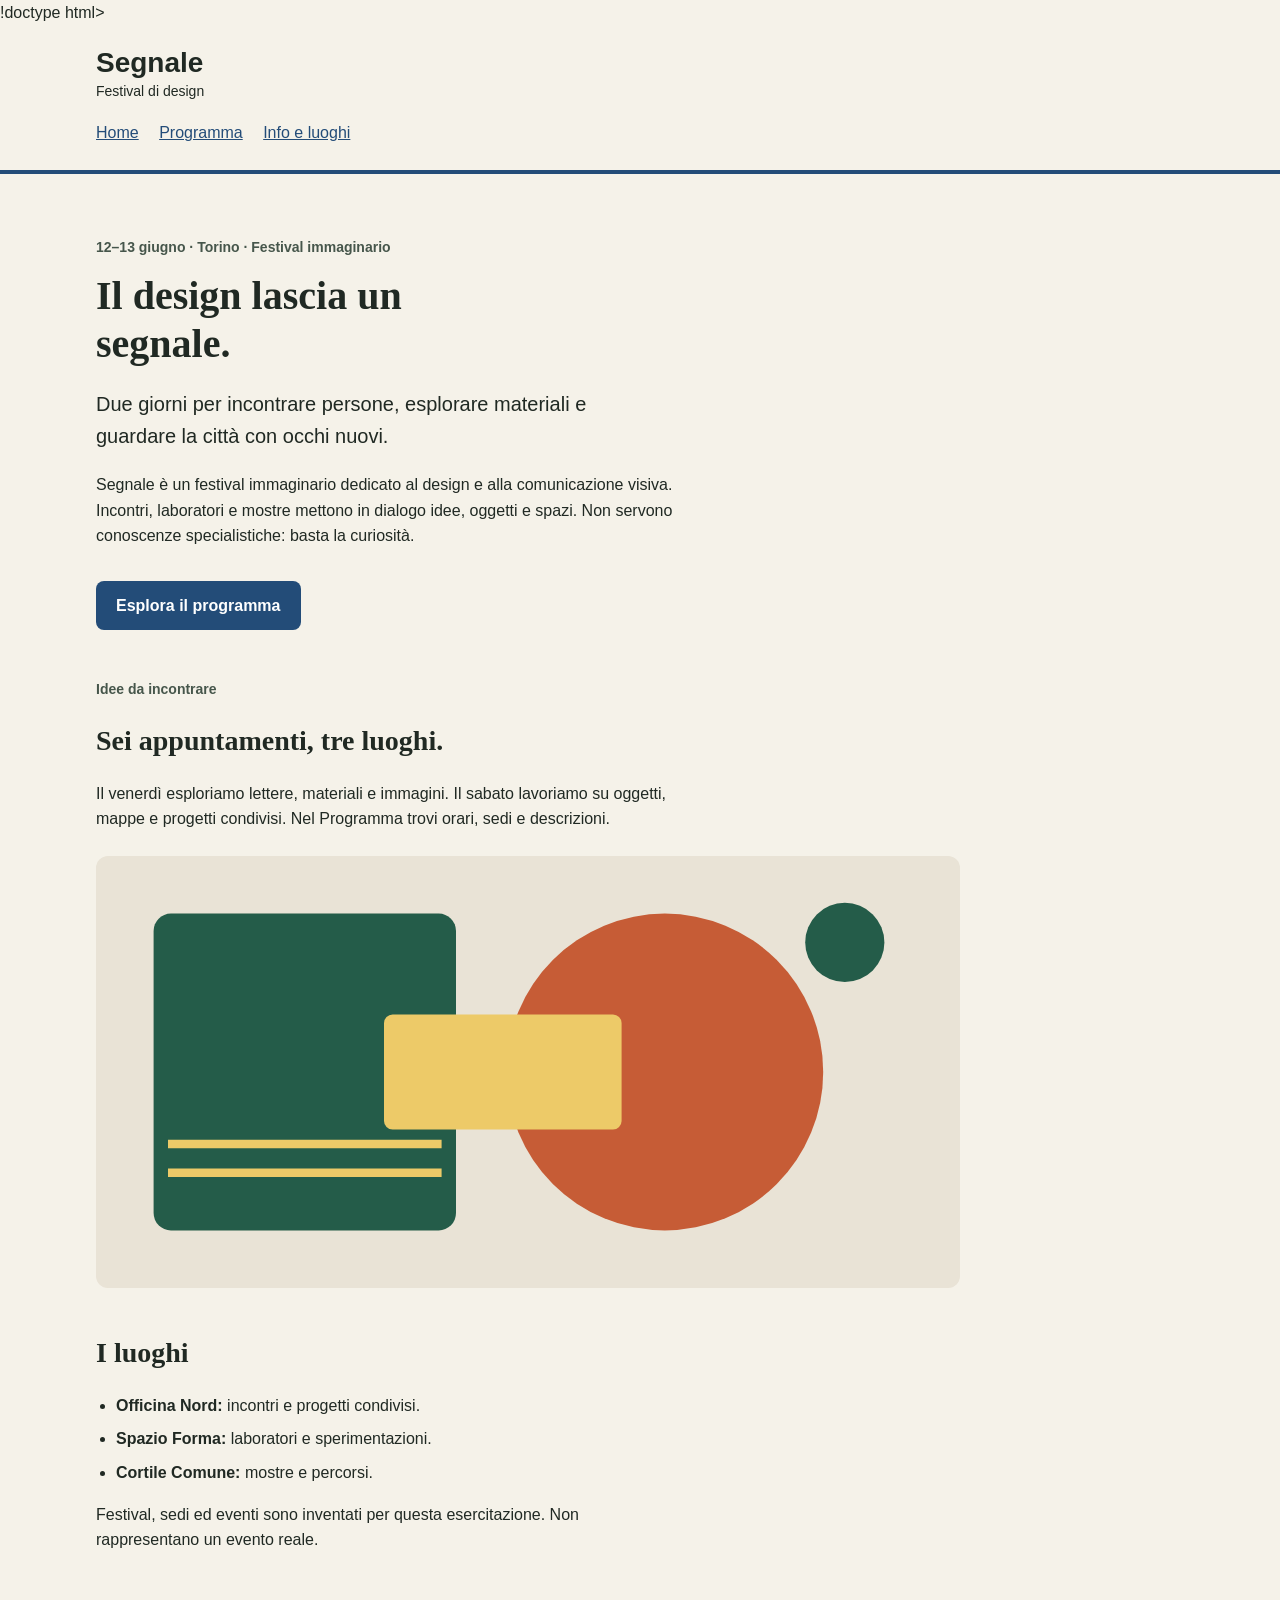
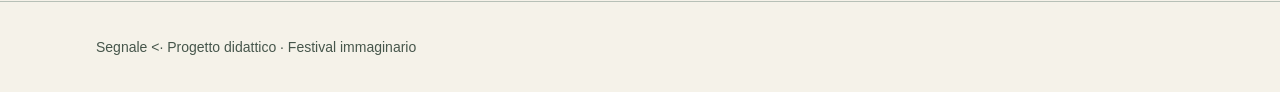
<file: index.html>
!doctype html>
<html lang="it">
<head>
  <meta charset="utf-8">
  <meta name="viewport" content="width=device-width, initial-scale=1">
  <title>Segnale — Festival di design</title>
  <link rel="stylesheet" href="style.css">
</head>
<body>
  <a class="skip-link" href="#contenuto">Vai al contenuto</a>
  <header class="site-header">
    <div class="container">
      <a class="brand" href="index.html">Segnale<span>Festival di design</span></a>
      <nav>
        <a href="index.html">Home</a>
  <a href="programma.html">Programma</a>
  <a href="info.html">Info e luoghi</a>
      </nav>
    </div>
  </header>

  <main id="contenuto" class="container">
    <section class="intro">
      <p class="eyebrow">12–13 giugno · Torino · Festival immaginario</p>
      <h1 id="titolo-home">Il design lascia un segnale.</h1>
      <p class="lead">Due giorni per incontrare persone, esplorare materiali e guardare la città con occhi nuovi.</p>
      <p class="reading-text">Segnale è un festival immaginario dedicato al design e alla comunicazione visiva. Incontri, laboratori e mostre mettono in dialogo idee, oggetti e spazi. Non servono conoscenze specialistiche: basta la curiosità.</p>
      <a class="button-link" href="programma.html">Esplora il programma</a>
    </section>

    <section class="content-section">
      <p class="eyebrow">Idee da incontrare</p>
      <h2 id="titolo-festival">Sei appuntamenti, tre luoghi.</h2>
      <p class="reading-text">Il venerdì esploriamo lettere, materiali e immagini. Il sabato lavoriamo su oggetti, mappe e progetti condivisi. Nel Programma trovi orari, sedi e descrizioni.</p>
      <img class="festival-image" src="assets/festival.svg" alt="Composizione geometrica di cerchi e rettangoli nei colori del festival" width="1200" height="600">
    </section>

    <section class="content-section">
      <h2 id="titolo-luoghi">I luoghi</h2>
      <ul class="venues">
        <li><strong>Officina Nord:</strong> incontri e progetti condivisi.</li>
        <li><strong>Spazio Forma:</strong> laboratori e sperimentazioni.</li>
        <li><strong>Cortile Comune:</strong> mostre e percorsi.</li>
      </ul>
      <p class="reading-text">Festival, sedi ed eventi sono inventati per questa esercitazione. Non rappresentano un evento reale.</p>
    </section>
  </main>

  <footer class="site-footer"><div class="container"><p>Segnale <· Progetto didattico · Festival immaginario</p></div></footer>
</body>
</html>
</file>
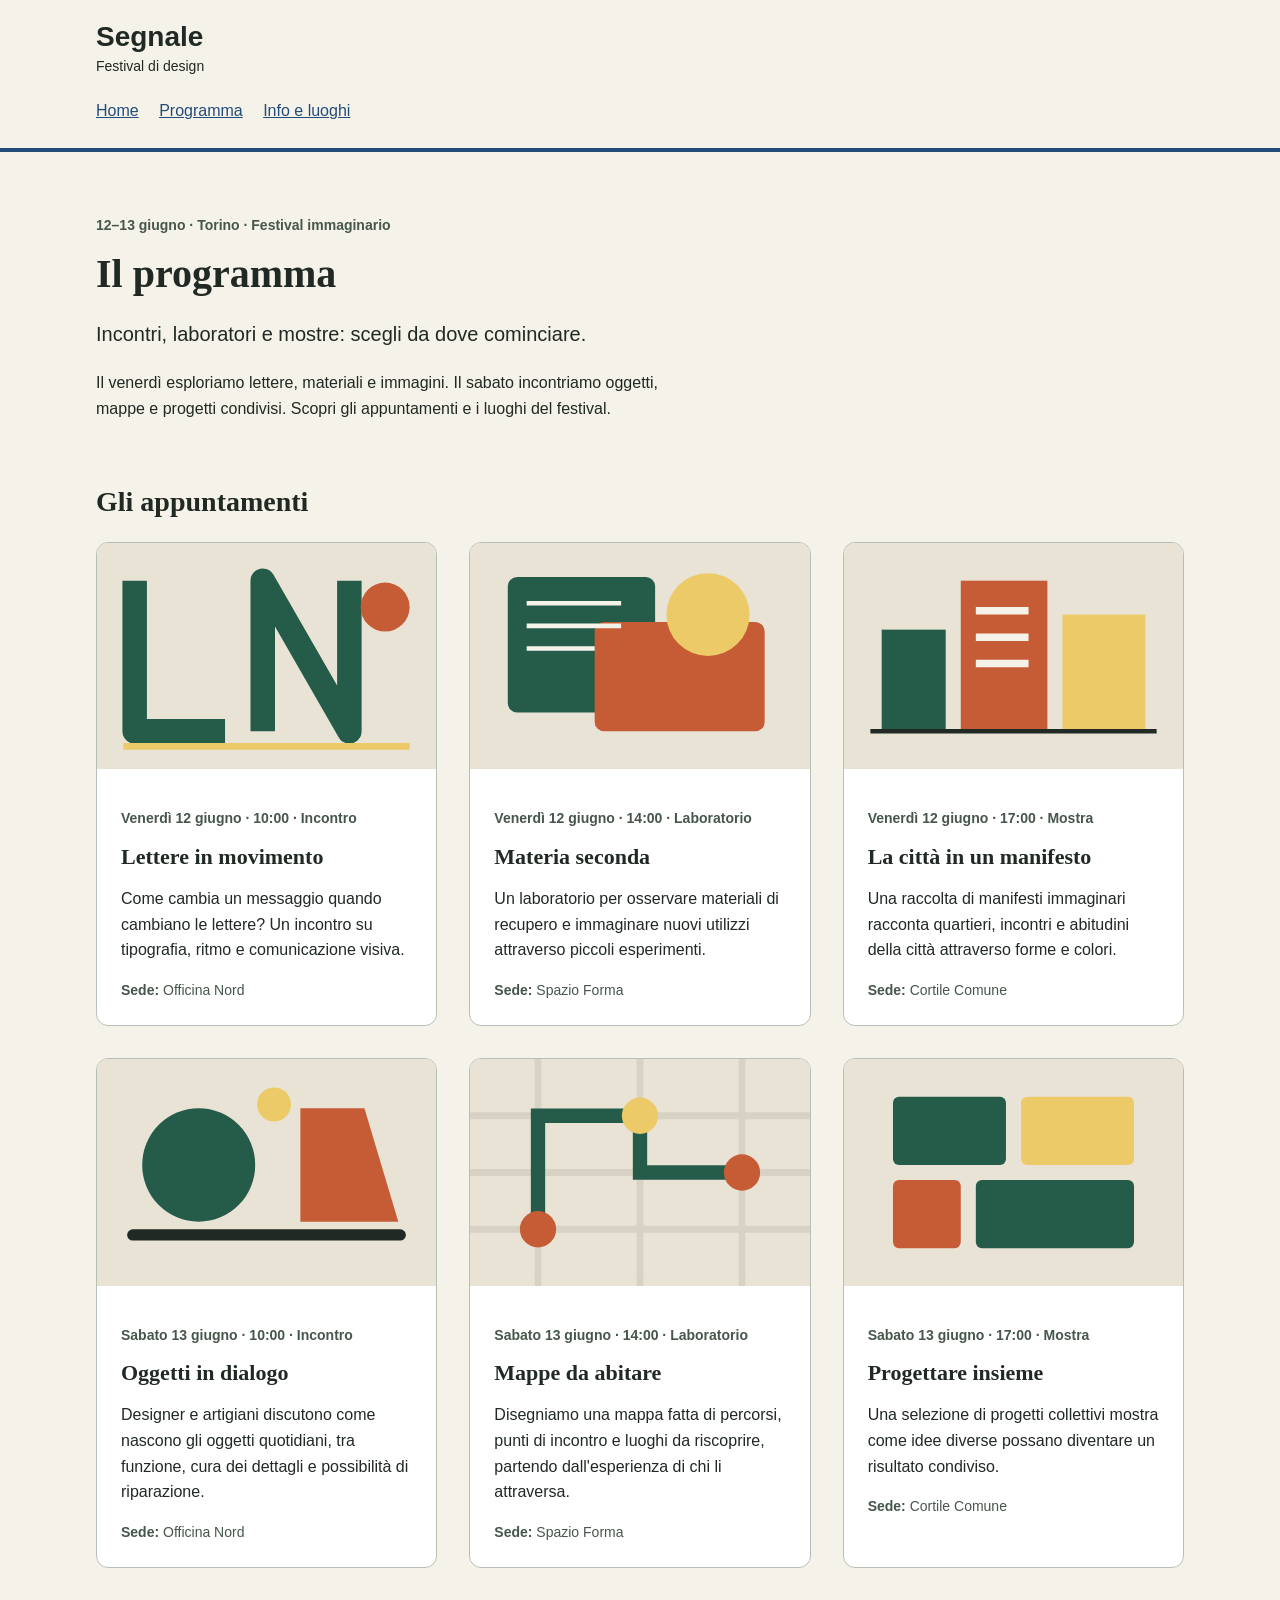
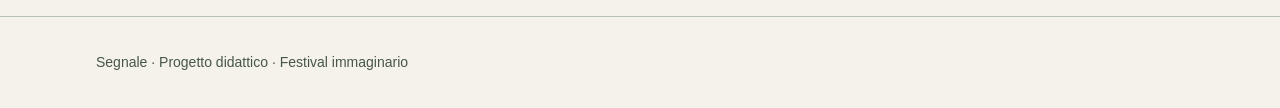
<file: programma.html>
<!doctype html>
<html lang="it">
<head>
  <meta charset="utf-8">
  <meta name="viewport" content="width=device-width, initial-scale=1">
  <title>Programma — Segnale</title>
  <link rel="stylesheet" href="style.css">
</head>
<body>
  <a class="skip-link" href="#contenuto">Vai al contenuto</a>
  <header class="site-header">
    <div class="container">
      <a class="brand" href="index.html">Segnale<span>Festival di design</span></a>
      <nav>
        <a href="index.html">Home</a>
  <a href="programma.html">Programma</a>
  <a href="info.html">Info e luoghi</a>
      </nav>
    </div>
  </header>

  <main id="contenuto" class="container">
    <section class="intro">
      <p class="eyebrow">12–13 giugno · Torino · Festival immaginario</p>
      <h1 id="titolo-programma">Il programma</h1>
      <p class="lead">Incontri, laboratori e mostre: scegli da dove cominciare.</p>
      <p class="reading-text">Il venerdì esploriamo lettere, materiali e immagini. Il sabato incontriamo oggetti, mappe e progetti condivisi. Scopri gli appuntamenti e i luoghi del festival.</p>
    </section>

    <section class="content-section">
      <h2 id="titolo-eventi">Gli appuntamenti</h2>
      <div class="event-grid">
        <article class="event-card">
          <img src="assets/lettere-in-movimento.svg" alt="Lettere geometriche disposte su una griglia" width="900" height="600">
          <div class="event-body">
            <p class="event-meta">Venerdì 12 giugno · 10:00 · Incontro</p>
            <h3>Lettere in movimento</h3>
            <p>Come cambia un messaggio quando cambiano le lettere? Un incontro su tipografia, ritmo e comunicazione visiva.</p>
            <p class="event-place"><strong>Sede:</strong> Officina Nord</p>
          </div>
        </article>
        <article class="event-card">
          <img src="assets/materia-seconda.svg" alt="Forme sovrapposte che richiamano campioni di materiali" width="900" height="600">
          <div class="event-body">
            <p class="event-meta">Venerdì 12 giugno · 14:00 · Laboratorio</p>
            <h3>Materia seconda</h3>
            <p>Un laboratorio per osservare materiali di recupero e immaginare nuovi utilizzi attraverso piccoli esperimenti.</p>
            <p class="event-place"><strong>Sede:</strong> Spazio Forma</p>
          </div>
        </article>
        <article class="event-card">
          <img src="assets/citta-manifesto.svg" alt="Rettangoli colorati compongono una città astratta." width="900" height="600">
          <div class="event-body">
            <p class="event-meta">Venerdì 12 giugno · 17:00 · Mostra</p>
            <h3>La città in un manifesto</h3>
            <p>Una raccolta di manifesti immaginari racconta quartieri, incontri e abitudini della città attraverso forme e colori.</p>
            <p class="event-place"><strong>Sede:</strong> Cortile Comune</p>
          </div>
        </article>
        <article class="event-card">
          <img src="assets/oggetti-dialogo.svg" alt="Due forme geometriche si fronteggiano sopra una linea comune." width="900" height="600">
          <div class="event-body">
            <p class="event-meta">Sabato 13 giugno · 10:00 · Incontro</p>
            <h3>Oggetti in dialogo</h3>
            <p>Designer e artigiani discutono come nascono gli oggetti quotidiani, tra funzione, cura dei dettagli e possibilità di riparazione.</p>
            <p class="event-place"><strong>Sede:</strong> Officina Nord</p>
          </div>
        </article>
        <article class="event-card">
          <img src="assets/mappe-abitare.svg" alt="Un percorso collega tre punti su una mappa geometrica." width="900" height="600">
          <div class="event-body">
            <p class="event-meta">Sabato 13 giugno · 14:00 · Laboratorio</p>
            <h3>Mappe da abitare</h3>
            <p>Disegniamo una mappa fatta di percorsi, punti di incontro e luoghi da riscoprire, partendo dall'esperienza di chi li attraversa.</p>
            <p class="event-place"><strong>Sede:</strong> Spazio Forma</p>
          </div>
        </article>
        <article class="event-card">
          <img src="assets/progettare-insieme.svg" alt="Moduli di colori diversi si incastrano in una composizione comune." width="900" height="600">
          <div class="event-body">
            <p class="event-meta">Sabato 13 giugno · 17:00 · Mostra</p>
            <h3>Progettare insieme</h3>
            <p>Una selezione di progetti collettivi mostra come idee diverse possano diventare un risultato condiviso.</p>
            <p class="event-place"><strong>Sede:</strong> Cortile Comune</p>
          </div>
        </article>
      </div>
    </section>
  </main>

  <footer class="site-footer"><div class="container"><p>Segnale · Progetto didattico · Festival immaginario</p></div></footer>
</body>
</html>
</file>
<file: style.css>
/* Segnale: esempio completo della consegna su Home e Programma. */

/* Valori condivisi: le regole interessate li richiamano con var(). */
:root {
  --colore-primario: #234c78;
  --colore-primario-scuro: #163454;
  --colore-sfondo: #f5f2e9;
  --colore-testo: #202923;
  --font-testo: Arial, Helvetica, sans-serif;
  --font-titoli: Georgia, "Times New Roman", serif;
}

* {
  box-sizing: border-box;
}

body {
  margin: 0;
  background: var(--colore-sfondo);
  color: var(--colore-testo);
  font-family: var(--font-testo);
  font-size: 1rem;
  line-height: 1.6;
}

a {
  color: var(--colore-primario);
}

a:hover {
  text-decoration: underline;
}

a:focus {
  outline: 3px solid var(--colore-testo);
}

.container {
  width: 92%;
  max-width: 68rem;
  margin: 0 auto;
}

.site-header {
  padding: 1.25rem 0;
  border-bottom: 4px solid var(--colore-primario);
}

.brand {
  display: inline-block;
  color: var(--colore-testo);
  font-size: 1.75rem;
  font-weight: bold;
  line-height: 1.2;
  text-decoration: none;
}

.brand span {
  display: block;
  margin-top: 0.25rem;
  font-size: 0.875rem;
  font-weight: normal;
}

nav {
  margin-top: 1rem;
}

nav a {
  display: inline-block;
  margin-right: 1rem;
  padding: 0.25rem 0;
}


.intro {
  padding: 3rem 0 1rem;
}

.eyebrow,
.event-meta {
  color: #46564b;
  font-size: 0.875rem;
  font-weight: bold;
}

h1,
h2,
h3 {
  font-family: var(--font-titoli);
  line-height: 1.2;
}

h1 {
  max-width: 18ch;
  margin: 0.75rem 0 1.25rem;
  font-size: 2.5rem;
}

h2 {
  font-size: 1.75rem;
}

h3 {
  margin: 0.5rem 0 0.75rem;
  font-size: 1.375rem;
}

.lead {
  max-width: 48ch;
  font-size: 1.25rem;
}

.reading-text {
  max-width: 65ch;
}

.button-link {
  display: inline-block;
  margin-top: 1rem;
  padding: 0.75rem 1.25rem;
  border-radius: 0.5rem;
  background: var(--colore-primario);
  color: #ffffff;
  font-weight: bold;
  text-decoration: none;
}

.button-link:hover {
  background: var(--colore-primario-scuro);
}

.content-section {
  margin: 2rem 0 3rem;
}

.festival-image {
  display: block;
  width: 100%;
  max-width: 54rem;
  height: auto;
  margin-top: 1.5rem;
  border-radius: 0.75rem;
}

.venues {
  padding-left: 1.25rem;
}

.venues li {
  margin-bottom: 0.5rem;
}

/* Disposizione di base: una colonna. */
.event-grid {
  display: grid;
  grid-template-columns: 1fr;
  gap: 2rem;
}

.event-card {
  overflow: hidden;
  border: 1px solid #b7c0b7;
  border-radius: 0.75rem;
  background: #ffffff;
}

.event-card img {
  display: block;
  width: 100%;
  height: auto;
}

.event-body {
  padding: 1.5rem;
}

.event-place {
  margin-bottom: 0;
  color: #46564b;
  font-size: 0.875rem;
}

.site-footer {
  padding: 1.25rem 0;
  border-top: 1px solid #b7c0b7;
  color: #46564b;
  font-size: 0.875rem;
}

.skip-link {
  position: absolute;
  top: -6rem;
  left: 1rem;
  padding: 0.75rem 1rem;
  background: #ffffff;
  color: var(--colore-testo);
}

.skip-link:focus {
  top: 1rem;
}

/* Da 600 px: due colonne. */
@media (min-width: 600px) {
  .event-grid {
    grid-template-columns: repeat(2, 1fr);
  }
}

/* Da 1024 px: tre colonne. Questa regola segue quella da 600 px. */
@media (min-width: 1024px) {
  .event-grid {
    grid-template-columns: repeat(3, 1fr);
  }
}
/* Adatta la mappa uMap al contenitore della pagina */
#mappa-sedi {
  width: 100%;
  height: 400px; /* Puoi regolare l'altezza a piacimento */
  border: none;
  border-radius: 0.75rem; /* Riprende l'arrotondamento usato per le altre schede */
  margin-bottom: 1rem;
}

/* Assicura che le immagini della galleria Swiper non sbordino dallo schermo */
.swiper-slide img {
  display: block;
  width: 100%;
  height: auto;
  border-radius: 0.75rem;
}
</file>
